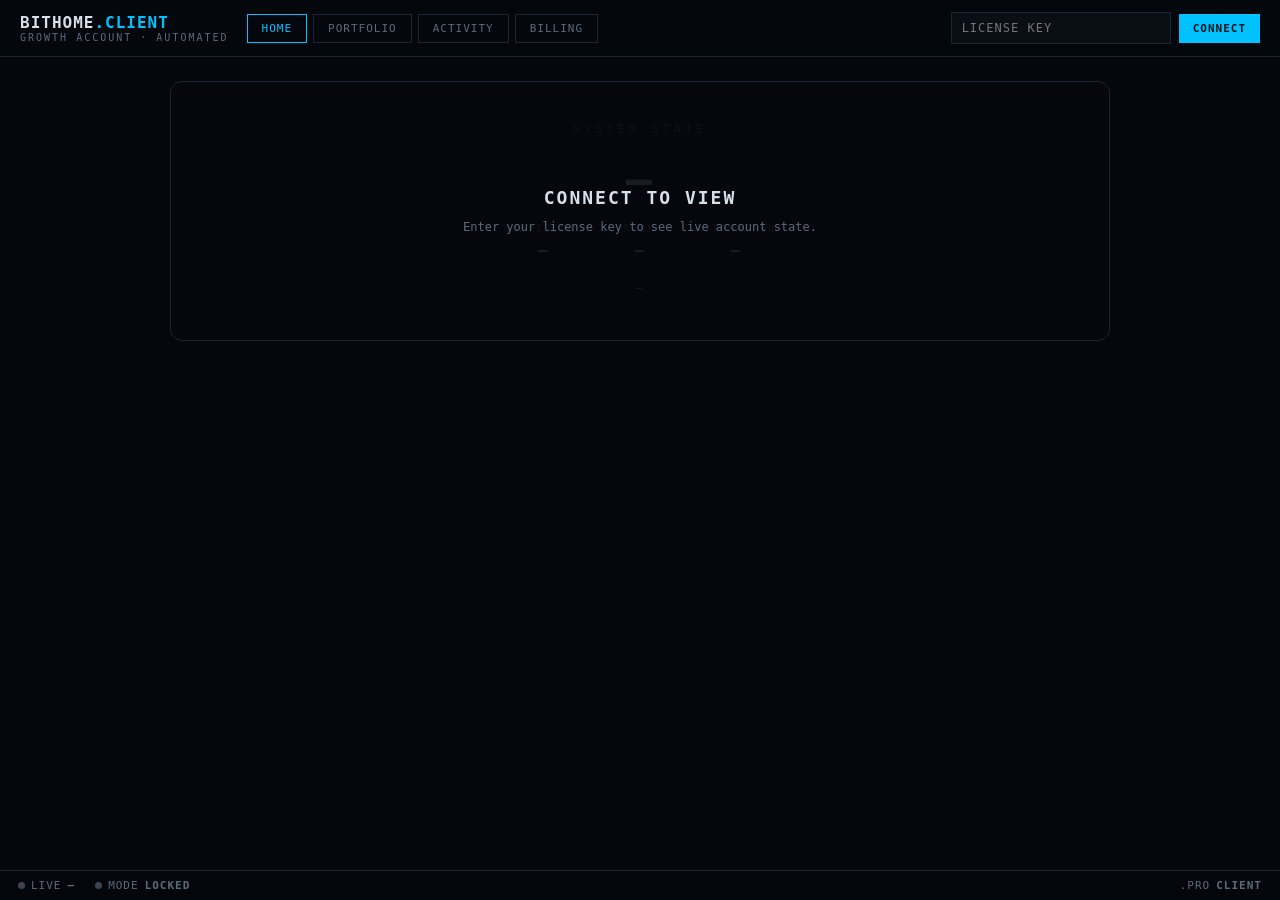
<file: index.html>
<!DOCTYPE html>
<html lang="en">
<head>
<meta charset="utf-8">
<meta name="viewport" content="width=device-width, initial-scale=1, viewport-fit=cover">
<meta name="theme-color" content="#05070c">
<title>BITHOME CLIENT · ACC</title>
<link rel="stylesheet" href="css/terminal.css?v=1">
</head>
<body>

<!-- ───────────── COMMAND BAR ───────────── -->
<header id="cmdbar">
  <div class="brand">BITHOME<span class="hl">.CLIENT</span><small>GROWTH ACCOUNT · AUTOMATED</small></div>
  <nav class="tabs">
    <button class="tab on" data-tab="home" onclick="setTab('home')">HOME</button>
    <button class="tab" data-tab="portfolio" onclick="setTab('portfolio')">PORTFOLIO</button>
    <button class="tab" data-tab="activity" onclick="setTab('activity')">ACTIVITY</button>
    <button class="tab" data-tab="billing" onclick="setTab('billing')">BILLING</button>
  </nav>
  <div id="spacer"></div>
  <div id="authBox">
    <input id="keyInput" type="text" placeholder="LICENSE KEY" spellcheck="false" autocomplete="off">
    <button id="authBtn" onclick="connect()">CONNECT</button>
    <div id="authMsg"></div>
  </div>
</header>

<!-- ───────────── HOME · SYSTEM STATE ───────────── -->
<section id="tab-home" class="tab-view view">
  <div class="state-hero">
    <div class="st-label">SYSTEM STATE</div>
    <div class="st-line" id="stState">—</div>
    <div class="st-meta-grid">
      <div class="st-meta"><span>CONFIDENCE</span><b id="stConf">—</b></div>
      <div class="st-meta"><span>RISK</span><b id="stRisk">—</b></div>
      <div class="st-meta"><span>AUTOMATION</span><b id="stAuto">—</b></div>
    </div>
    <div class="st-gate" id="stGate">—</div>
    <div class="st-lock" id="heroLock">
      <div class="hl-box">
        <b>CONNECT TO VIEW</b>
        <span>Enter your license key to see live account state.</span>
      </div>
    </div>
  </div>
</section>

<!-- ───────────── PORTFOLIO ───────────── -->
<section id="tab-portfolio" class="tab-view">
  <div class="panel">
    <div class="phead"><span class="t">PORTFOLIO</span></div>
    <div class="pf-grid">
      <div class="pf"><span>EQUITY</span><b id="pfEquity">—</b></div>
      <div class="pf"><span>BTC HELD</span><b id="pfBtc">—</b></div>
      <div class="pf"><span>REALIZED PNL</span><b id="pfPnl">—</b></div>
      <div class="pf"><span>TRADES</span><b id="pfTrades">—</b></div>
      <div class="pf"><span>WIN RATE</span><b id="pfWin">—</b></div>
      <div class="pf"><span>CASH</span><b id="pfCash">—</b></div>
    </div>
    <div id="pfEmpty" class="pf-empty" hidden>
      <span class="pf-empty-title">NO TRADING HISTORY YET</span>
      <span class="pf-empty-sub">This account has no completed trades. Buy and sell signals will appear here once the growth account opens its first position.</span>
    </div>
  </div>
</section>

<!-- ───────────── ACTIVITY ───────────── -->
<section id="tab-activity" class="tab-view">
  <div class="panel">
    <div class="phead"><span class="t">ACTIVITY</span></div>
    <div class="act-row big">
      <span class="k">LAST BUY</span><b id="actBuy">—</b>
    </div>
    <div class="act-row big">
      <span class="k">LAST SELL</span><b id="actSell">—</b>
    </div>
    <div class="phead sub"><span class="t">RECENT ACTIONS</span></div>
    <div id="actRecent" class="act-list"><div class="loading">no activity yet</div></div>
  </div>
</section>

<!-- ───────────── BILLING ───────────── -->
<section id="tab-billing" class="tab-view">
  <div class="panel">
    <div class="phead"><span class="t">BILLING</span></div>
    <div class="bill-row"><span class="k">PLAN</span><b id="billPlan">—</b></div>
    <div class="bill-row"><span class="k">BLOCKS LEFT</span><b id="billBlocks">—</b></div>
    <div class="bill-row"><span class="k">LICENSE STATUS</span><b id="billStatus">—</b></div>
    <div class="bill-row"><span class="k">CLIENT</span><b id="billClient">—</b></div>
    <div class="bill-actions">
      <button class="btn" onclick="billingAction('pause')">PAUSE</button>
      <button class="btn ok" onclick="billingAction('resume')">RESUME</button>
      <button class="btn" onclick="billingAction('manage')">MANAGE BILLING</button>
    </div>
    <div class="bill-sub">
      <label class="bill-consent">
        <input type="checkbox" id="billConsent">
        <span>I agree to the Terms &amp; Risk Disclosure and consent to automated trading initiated by this license.</span>
      </label>
      <button class="btn acc" id="billSub" onclick="billingAction('subscribe')">SUBSCRIBE</button>
    </div>
    <div id="billMsg" class="bill-msg"></div>
  </div>
</section>

<footer id="statusbar">
  <div class="st"><span class="dot"></span>LIVE<b id="st_live">—</b></div>
  <div class="st"><span class="dot"></span>MODE<b id="modePill">LOCKED</b></div>
  <div id="sbRight"><div class="st"><span>.PRO</span><b>CLIENT</b></div></div>
</footer>

<script src="js/client.js?v=2"></script>
</body>
</html>
</file>
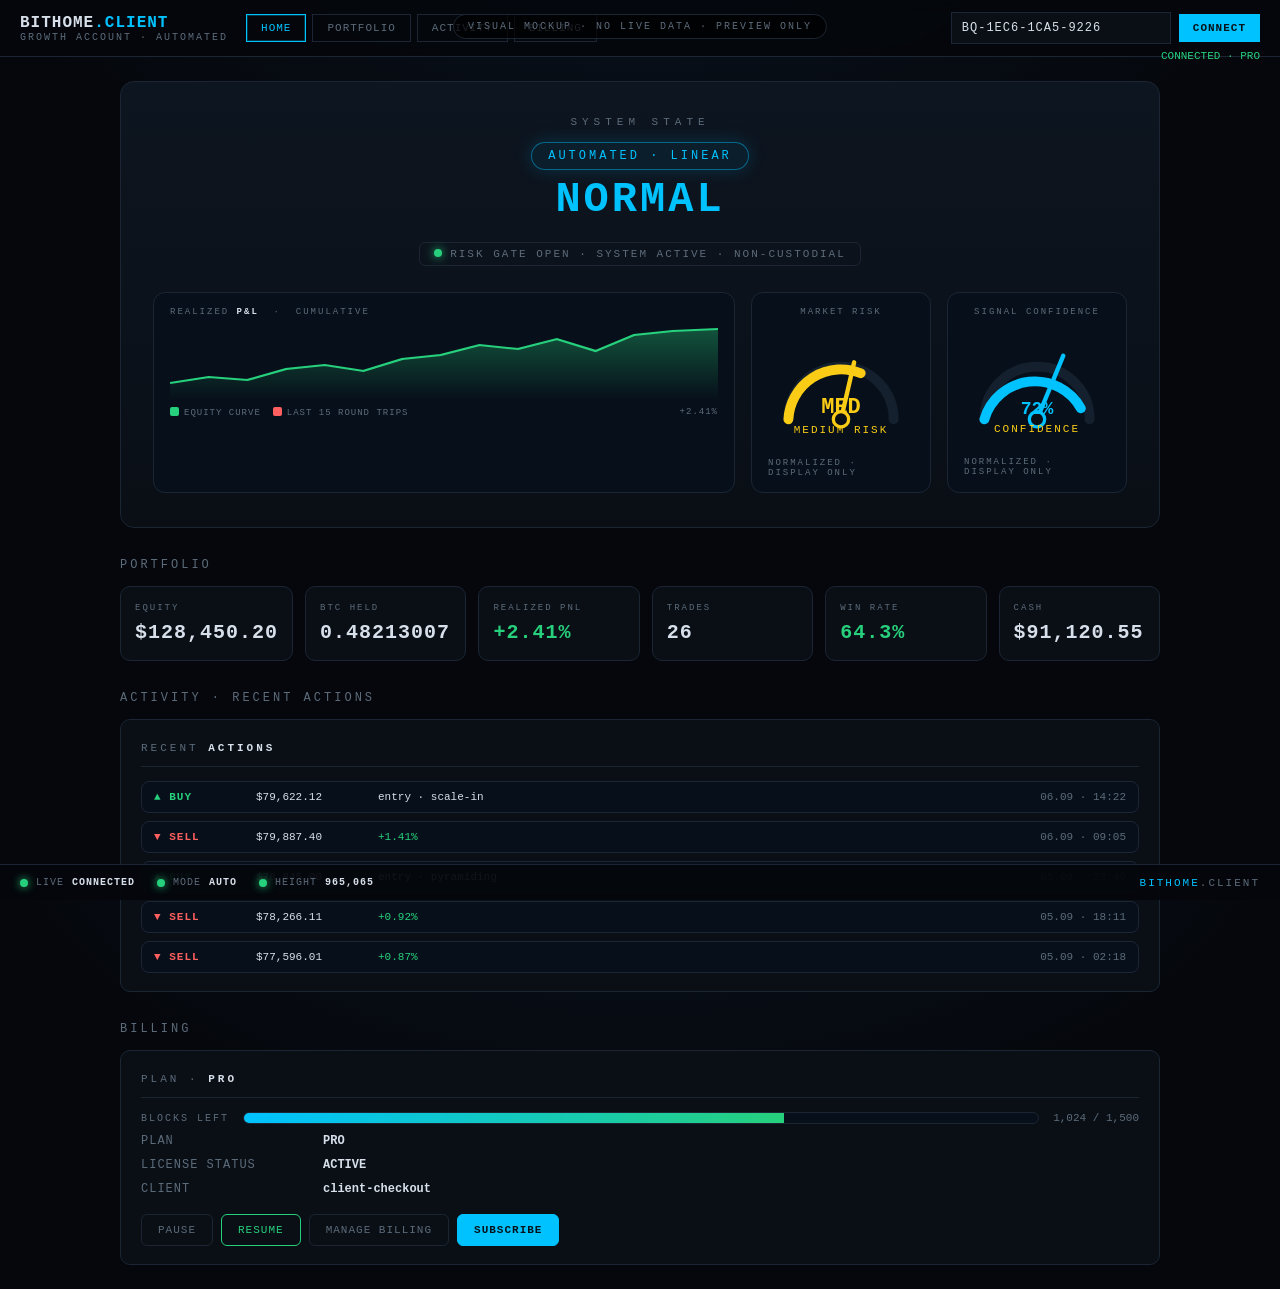
<file: docs/index.html>
<!DOCTYPE html>
<html lang="en">
<head>
<meta charset="utf-8">
<meta name="viewport" content="width=device-width, initial-scale=1, viewport-fit=cover">
<meta name="theme-color" content="#05070c">
<title>BITHOME CLIENT · ACC — Visual Mockup</title>
<style>
  :root {
    --bg: #05070c;
    --panel: #0a0f16;
    --line: #1b2533;
    --txt: #d7e0ea;
    --dim: #5c6b7a;
    --cyan: #00c2ff;
    --green: #26d07c;
    --red: #ff5f5f;
    --yellow: #facc15;
    --pink: #f472b6;
    --mono: ui-monospace, Consolas, monospace;
  }
  * { box-sizing: border-box; margin: 0; padding: 0; }
  html, body { height: 100%; }
  body {
    background: radial-gradient(1200px 600px at 50% -10%, #0a1420 0%, var(--bg) 55%);
    color: var(--txt);
    font-family: var(--mono);
    min-height: 100vh;
    padding-bottom: 44px;
  }

  /* ---------- cmdbar ---------- */
  #cmdbar {
    display: flex; align-items: center; gap: 18px;
    padding: 12px 20px; border-bottom: 1px solid var(--line);
    position: sticky; top: 0; background: rgba(5,7,12,.92);
    backdrop-filter: blur(6px); z-index: 10;
  }
  .brand { font-weight: 700; letter-spacing: 1px; font-size: 16px; }
  .brand .hl { color: var(--cyan); }
  .brand small { display: block; font-size: 10px; color: var(--dim); font-weight: 400; letter-spacing: 2px; }
  #spacer { flex: 1; }
  .tabs { display: flex; gap: 6px; }
  .tab {
    background: transparent; border: 1px solid var(--line); color: var(--dim);
    padding: 7px 14px; font-family: var(--mono); font-size: 11px;
    letter-spacing: 1px; cursor: pointer;
  }
  .tab.on { color: var(--cyan); border-color: var(--cyan); box-shadow: 0 0 0 1px rgba(0,194,255,.25) inset; }
  #authBox { display: flex; align-items: center; gap: 8px; position: relative; }
  #keyInput {
    background: #0a0f16; border: 1px solid var(--line); color: var(--txt);
    padding: 8px 10px; font-family: var(--mono); font-size: 12px;
    width: 220px; letter-spacing: 1px;
  }
  #authBtn {
    background: var(--cyan); border: none; color: #04131c;
    font-family: var(--mono); font-weight: 700; padding: 8px 14px;
    font-size: 11px; letter-spacing: 1px; cursor: pointer;
  }
  #authMsg { position: absolute; top: calc(100% + 6px); right: 0; font-size: 11px; white-space: nowrap; color: var(--green); }

  /* ---------- views ---------- */
  .view { padding: 24px 20px; max-width: 1080px; margin: 0 auto; }

  /* HOME hero */
  .state-hero {
    background: linear-gradient(180deg, #0d1520 0%, var(--panel) 100%);
    border: 1px solid var(--line); border-radius: 14px;
    padding: 34px 32px; position: relative; overflow: hidden;
    text-align: center;
  }
  .state-hero::before {
    content: ""; position: absolute; inset: 0;
    background: radial-gradient(420px 180px at 50% -40%, rgba(0,194,255,.14), transparent 70%);
    pointer-events: none;
  }
  .st-label { font-size: 11px; letter-spacing: 5px; color: var(--dim); }
  .st-badge {
    display: inline-block; margin: 14px auto 6px; padding: 6px 16px;
    border: 1px solid rgba(0,194,255,.45); border-radius: 20px;
    color: var(--cyan); font-size: 12px; letter-spacing: 3px;
    background: rgba(0,194,255,.06); box-shadow: 0 0 18px rgba(0,194,255,.18);
  }
  .st-line { font-size: 42px; font-weight: 700; letter-spacing: 3px; color: var(--cyan); }
  .st-gate {
    margin: 18px auto 4px; width: max-content; font-size: 11px;
    letter-spacing: 2px; padding: 5px 14px; border: 1px solid var(--line);
    border-radius: 6px; color: var(--dim);
  }
  .st-gate .dot { display: inline-block; width: 8px; height: 8px; border-radius: 50%; background: var(--green); margin-right: 8px; box-shadow: 0 0 10px var(--green); }

  .hero-grid { display: grid; grid-template-columns: 1fr 180px 180px; gap: 16px; margin-top: 26px; align-items: stretch; }
  .hero-plot, .hero-dial {
    background: #07101a; border: 1px solid var(--line); border-radius: 12px;
    padding: 14px 16px; text-align: left; position: relative;
  }
  .hp-title, .dial-title { font-size: 9px; letter-spacing: 2px; color: var(--dim); margin-bottom: 8px; }
  .hp-title b { color: var(--txt); }

  /* equity sparkline */
  .spark { display: block; width: 100%; height: 74px; }
  .leg { display: flex; gap: 12px; font-size: 9px; color: var(--dim); letter-spacing: 1px; margin-top: 8px; }
  .leg i { font-style: normal; width: 9px; height: 9px; display: inline-block; border-radius: 2px; margin-right: 5px; vertical-align: -1px; }
  .leg .g { background: var(--green); }
  .leg .r { background: var(--red); }

  /* gauge + dial */
  .gauge-wrap { display: flex; flex-direction: column; align-items: center; }
  .dial-val { margin-top: -44px; font-size: 22px; font-weight: 700; color: var(--yellow); }
  .conf-val { margin-top: -40px; font-size: 18px; font-weight: 700; color: var(--cyan); }
  .dial-cap { font-size: 9px; letter-spacing: 2px; color: var(--dim); margin-top: 22px; }
  .risk-tag { font-size: 11px; letter-spacing: 2px; color: var(--yellow); margin-top: 4px; }

  /* ---------- tiles row (PORTFOLIO tab surface) ---------- */
  .section-title { font-size: 12px; letter-spacing: 3px; color: var(--dim); margin: 30px 0 14px; }
  .pf-grid { display: grid; grid-template-columns: repeat(6, 1fr); gap: 12px; }
  .pf {
    background: var(--panel); border: 1px solid var(--line); border-radius: 10px;
    padding: 16px 14px;
  }
  .pf span { display: block; font-size: 9px; letter-spacing: 2px; color: var(--dim); margin-bottom: 8px; }
  .pf b { font-size: 20px; letter-spacing: 1px; }
  .pf .pos { color: var(--green); }
  .pf .neg { color: var(--red); }

  .pf-double { display: grid; grid-template-columns: 1fr 1fr; gap: 16px; margin-top: 14px; }

  /* activity */
  .panel {
    background: var(--panel); border: 1px solid var(--line);
    border-radius: 10px; padding: 18px 20px;
  }
  .phead { border-bottom: 1px solid var(--line); padding-bottom: 10px; margin-bottom: 14px; }
  .phead .t { font-size: 11px; letter-spacing: 3px; color: var(--dim); }
  .phead .t b { color: var(--txt); }
  .act-list { display: flex; flex-direction: column; gap: 8px; }
  .act-item {
    display: grid; grid-template-columns: 90px 110px 1fr 130px;
    align-items: center; gap: 12px; padding: 9px 12px;
    background: #07101a; border: 1px solid var(--line); border-radius: 8px;
    font-size: 11px;
  }
  .action { font-weight: 700; letter-spacing: 1px; }
  .action.BUY { color: var(--green); }
  .action.SELL { color: var(--red); }
  .when { color: var(--dim); text-align: right; }
  .pnl.pos { color: var(--green); }
  .pnl.neg { color: var(--red); }

  /* billing block meter */
  .meter-row { display: flex; align-items: center; gap: 14px; margin-top: 12px; }
  .meter {
    flex: 1; height: 12px; background: #07101a; border: 1px solid var(--line);
    border-radius: 6px; overflow: hidden;
  }
  .meter-fill { width: 68%; height: 100%; background: linear-gradient(90deg, var(--cyan), var(--green)); }
  .meter-num { font-size: 11px; color: var(--dim); white-space: nowrap; }
  .bill-row { display: flex; gap: 12px; margin-top: 10px; font-size: 12px; }
  .bill-row .k { color: var(--dim); width: 170px; letter-spacing: 1px; }
  .bill-row b { color: var(--txt); }

  /* buttons surface */
  .btn-row { display: flex; flex-wrap: wrap; gap: 8px; margin-top: 18px; }
  .btn {
    background: transparent; border: 1px solid var(--line); color: var(--txt);
    padding: 9px 16px; font-family: var(--mono); font-size: 11px;
    letter-spacing: 1px; border-radius: 6px; cursor: default;
  }
  .btn.acc { background: var(--cyan); border-color: var(--cyan); color: #04131c; font-weight: 700; }
  .btn.ok { border-color: var(--green); color: var(--green); }
  .btn.bill { border-color: var(--line); color: var(--dim); }

  /* statusbar */
  #statusbar {
    position: fixed; bottom: 0; left: 0; right: 0; height: 36px;
    display: flex; align-items: center; gap: 22px; padding: 0 20px;
    background: rgba(5,7,12,.94); border-top: 1px solid var(--line); z-index: 20;
  }
  .st { font-size: 10px; letter-spacing: 1px; color: var(--dim); display: flex; align-items: center; gap: 8px; }
  .st .dot { width: 8px; height: 8px; border-radius: 50%; }
  .st .dot.on { background: var(--green); box-shadow: 0 0 8px var(--green); }
  .st b { color: var(--txt); }
  #sbRight { margin-left: auto; color: var(--cyan); font-size: 11px; letter-spacing: 2px; }

  .mock-note {
    position: fixed; z-index: 40; top: 14px; left: 50%; transform: translateX(-50%);
    background: rgba(0,0,0,.7); border: 1px solid var(--line); color: var(--dim);
    font-size: 10px; letter-spacing: 2px; padding: 6px 14px; border-radius: 20px;
    pointer-events: none;
  }
</style>
</head>
<body>

<div class="mock-note">VISUAL MOCKUP · NO LIVE DATA · PREVIEW ONLY</div>

<!-- ───────────── COMMAND BAR ───────────── -->
<header id="cmdbar">
  <div class="brand">BITHOME<span class="hl">.CLIENT</span><small>GROWTH ACCOUNT · AUTOMATED</small></div>
  <nav class="tabs">
    <button class="tab on">HOME</button>
    <button class="tab">PORTFOLIO</button>
    <button class="tab">ACTIVITY</button>
    <button class="tab">BILLING</button>
  </nav>
  <div id="spacer"></div>
  <div id="authBox">
    <input id="keyInput" type="text" value="BQ-1EC6-1CA5-9226" disabled>
    <button id="authBtn">CONNECT</button>
    <div id="authMsg">CONNECTED · PRO</div>
  </div>
</header>

<!-- ───────────── HOME ───────────── -->
<div class="view">

  <section class="state-hero">
    <div class="st-label">SYSTEM STATE</div>
    <div class="st-badge">AUTOMATED · LINEAR</div>
    <div class="st-line">NORMAL</div>
    <div class="st-gate"><span class="dot"></span>RISK GATE OPEN · SYSTEM ACTIVE · NON‑CUSTODIAL</div>
    <div class="hero-grid">
      <!-- Equity sparkline -->
      <div class="hero-plot">
        <div class="hp-title">REALIZED <b>P&amp;L</b> &nbsp;·&nbsp; CUMULATIVE</div>
        <svg class="spark" viewBox="0 0 340 74" preserveAspectRatio="none">
          <defs>
            <linearGradient id="areaG" x1="0" y1="0" x2="0" y2="1">
              <stop offset="0%" stop-color="rgba(38,208,124,.35)"/>
              <stop offset="100%" stop-color="rgba(38,208,124,0)"/>
            </linearGradient>
          </defs>
          <path d="M0,58 L24,52 L48,55 L72,44 L96,40 L120,46
                   L144,34 L168,30 L192,20 L216,24 L240,14 L264,26 L288,10 L312,6 L340,4 L340,74 L0,74 Z"
                fill="url(#areaG)"/>
          <polyline points="0,58 24,52 48,55 72,44 96,40 120,46
                            144,34 168,30 192,20 216,24 240,14 264,26 288,10 312,6 340,4"
                    fill="none" stroke="var(--green)" stroke-width="2"/>
        </svg>
        <div class="leg">
          <span><i class="g"></i>EQUITY CURVE</span>
          <span><i class="r"></i>LAST 15 ROUND TRIPS</span>
          <span style="margin-left:auto">+2.41%</span>
        </div>
      </div>

      <!-- Risk gauge -->
      <div class="hero-dial gauge-wrap">
        <div class="dial-title">MARKET RISK</div>
        <svg viewBox="0 0 120 104" width="132" height="114">
          <path d="M12 86 A48 48 0 0 1 108 86" fill="none" stroke="#14202e" stroke-width="9" stroke-linecap="round"/>
          <path d="M12 86 A48 48 0 0 1 78 44" fill="none" stroke="var(--yellow)" stroke-width="9" stroke-linecap="round"/>
          <path d="M60 86 L72 34" stroke="var(--yellow)" stroke-width="4" stroke-linecap="round"/>
          <circle cx="60" cy="86" r="7" fill="var(--panel)" stroke="var(--yellow)" stroke-width="3"/>
        </svg>
        <div class="dial-val">MED</div>
        <div class="risk-tag">MEDIUM RISK</div>
        <div class="dial-cap">NORMALIZED · DISPLAY ONLY</div>
      </div>

      <!-- Confidence dial -->
      <div class="hero-dial gauge-wrap">
        <div class="dial-title">SIGNAL CONFIDENCE</div>
        <svg viewBox="0 0 120 104" width="132" height="114">
          <path d="M12 86 A48 48 0 0 1 108 86" fill="none" stroke="#14202e" stroke-width="9" stroke-linecap="round"/>
          <path d="M12 86 A48 48 0 0 1 100 76" fill="none" stroke="var(--cyan)" stroke-width="9" stroke-linecap="round"/>
          <path d="M60 86 L84 28" stroke="var(--cyan)" stroke-width="4" stroke-linecap="round"/>
          <circle cx="60" cy="86" r="7" fill="var(--panel)" stroke="var(--cyan)" stroke-width="3"/>
        </svg>
        <div class="conf-val">72%</div>
        <div class="risk-tag">CONFIDENCE</div>
        <div class="dial-cap">NORMALIZED · DISPLAY ONLY</div>
      </div>
    </div>
  </section>

  <!-- ───────────── PORTFOLIO ───────────── -->
  <div class="section-title">PORTFOLIO</div>
  <div class="pf-grid">
    <div class="pf"><span>EQUITY</span><b>$128,450.20</b></div>
    <div class="pf"><span>BTC HELD</span><b>0.48213007</b></div>
    <div class="pf"><span>REALIZED PNL</span><b class="pos">+2.41%</b></div>
    <div class="pf"><span>TRADES</span><b>26</b></div>
    <div class="pf"><span>WIN RATE</span><b class="pos">64.3%</b></div>
    <div class="pf"><span>CASH</span><b>$91,120.55</b></div>
  </div>

  <!-- ───────────── ACTIVITY ───────────── -->
  <div class="section-title">ACTIVITY · RECENT ACTIONS</div>
  <div class="panel">
    <div class="phead"><span class="t">RECENT <b>ACTIONS</b></span></div>
    <div class="act-list">
      <div class="act-item"><span class="action BUY">▲ BUY</span><span>$79,622.12</span><span>entry · scale-in</span><span class="when">06.09 · 14:22</span></div>
      <div class="act-item"><span class="action SELL">▼ SELL</span><span>$79,887.40</span><span class="pnl pos">+1.41%</span><span class="when">06.09 · 09:05</span></div>
      <div class="act-item"><span class="action BUY">▲ BUY</span><span>$78,845.00</span><span>entry · pyramiding</span><span class="when">05.09 · 23:40</span></div>
      <div class="act-item"><span class="action SELL">▼ SELL</span><span>$78,266.11</span><span class="pnl pos">+0.92%</span><span class="when">05.09 · 18:11</span></div>
      <div class="act-item"><span class="action SELL">▼ SELL</span><span>$77,596.01</span><span class="pnl pos">+0.87%</span><span class="when">05.09 · 02:18</span></div>
    </div>
  </div>

  <!-- ───────────── BILLING ───────────── -->
  <div class="section-title">BILLING</div>
  <div class="panel">
    <div class="phead"><span class="t">PLAN · <b>PRO</b></span></div>
    <div class="meter-row">
      <span style="font-size:10px;letter-spacing:2px;color:var(--dim)">BLOCKS LEFT</span>
      <div class="meter"><div class="meter-fill"></div></div>
      <span class="meter-num">1,024 / 1,500</span>
    </div>
    <div class="bill-row"><span class="k">PLAN</span><b>PRO</b></div>
    <div class="bill-row"><span class="k">LICENSE STATUS</span><b>ACTIVE</b></div>
    <div class="bill-row"><span class="k">CLIENT</span><b>client-checkout</b></div>
    <div class="btn-row">
      <button class="btn bill">PAUSE</button>
      <button class="btn ok">RESUME</button>
      <button class="btn bill">MANAGE BILLING</button>
      <button class="btn acc">SUBSCRIBE</button>
    </div>
  </div>

</div>

<!-- ───────────── STATUS BAR ───────────── -->
<footer id="statusbar">
  <div class="st"><span class="dot on"></span>LIVE<b>CONNECTED</b></div>
  <div class="st"><span class="dot on"></span>MODE<b>AUTO</b></div>
  <div class="st"><span class="dot on"></span>HEIGHT<b>965,065</b></div>
  <div id="sbRight">BITHOME<span style="color:var(--dim)">.CLIENT</span></div>
</footer>

</body>
</html>
</file>
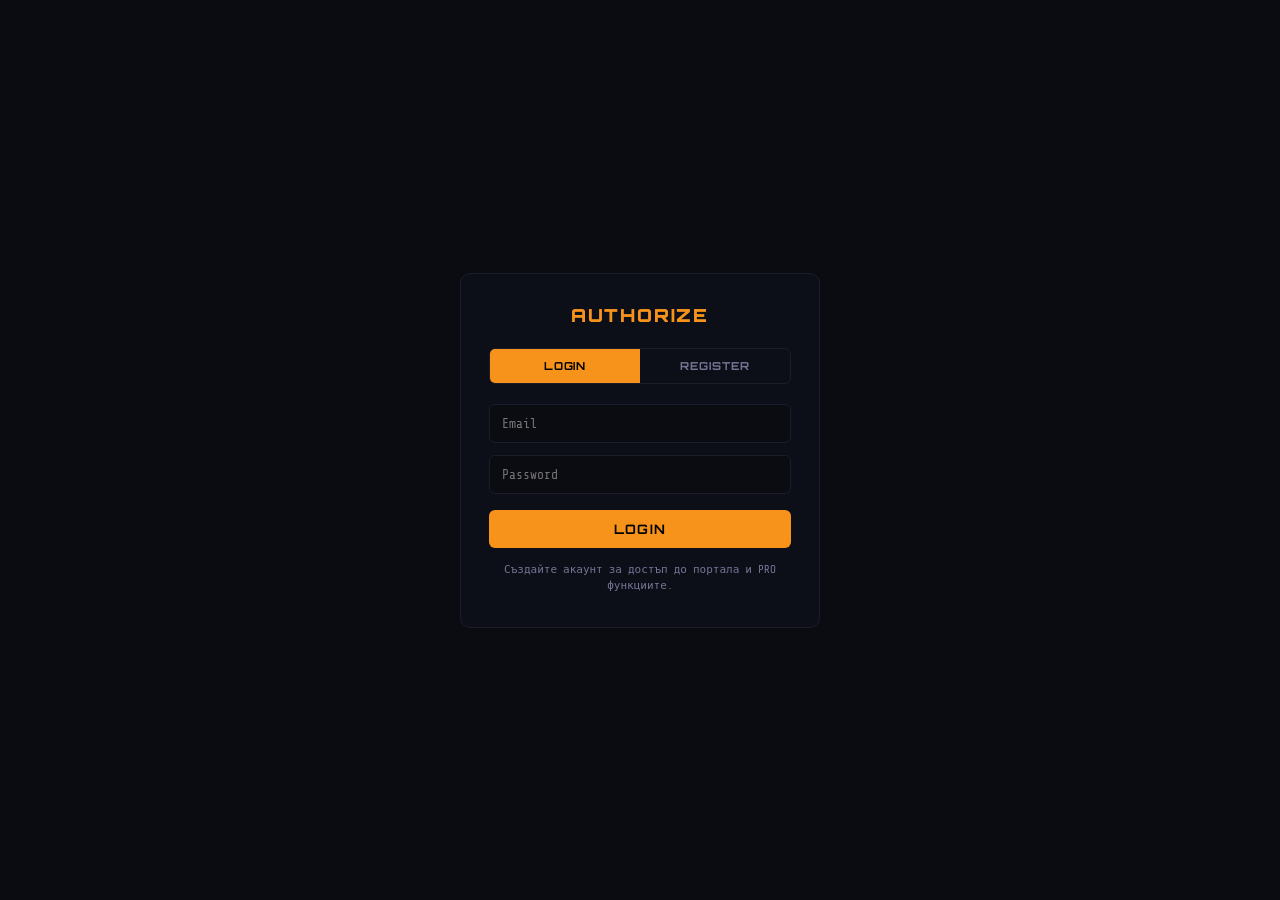
<file: auth.html>
<!DOCTYPE html>
<html lang="bg">
<head>
  <meta charset="UTF-8">
  <meta name="viewport" content="width=device-width, initial-scale=1.0">
  <title>BITHOME · Auth</title>
  <link href="https://fonts.googleapis.com/css2?family=Orbitron:wght@400;700;900&family=Share+Tech+Mono&display=swap" rel="stylesheet">
  <style>
    :root { --bg:#0b0b12; --panel:#0d0f18; --border:#1c1c2d; --text:#e2e2f0; --muted:#747493; --accent:#f7931a; --blue:#00d4ff; --green:#7fff00; --red:#ff4466; }
    * { box-sizing: border-box; margin: 0; padding: 0; }
    body {
      background: var(--bg); color: var(--text);
      font: 400 13px/1.6 'Share Tech Mono', monospace;
      display: flex; align-items: center; justify-content: center;
      min-height: 100vh; padding: 20px;
    }
    .box {
      background: var(--panel); border: 1px solid var(--border);
      border-radius: 10px; padding: 32px 28px; width: 100%; max-width: 360px;
    }
    h2 { color: var(--accent); font: 900 18px/1 'Orbitron', sans-serif; text-align: center; margin-bottom: 24px; letter-spacing: 0.1em; }
    .tabs { display: flex; gap: 0; margin-bottom: 20px; border: 1px solid var(--border); border-radius: 6px; overflow: hidden; }
    .tabs button {
      flex: 1; padding: 10px; background: transparent; color: var(--muted);
      border: none; font: 700 11px 'Orbitron', sans-serif; cursor: pointer;
      text-transform: uppercase; letter-spacing: 0.08em; transition: all 0.2s;
    }
    .tabs button.active { background: var(--accent); color: #000; }
    .form { display: none; }
    .form.active { display: block; }
    .form input {
      width: 100%; padding: 11px 12px; margin-bottom: 12px;
      background: var(--bg); border: 1px solid var(--border);
      color: var(--text); border-radius: 6px; font: 400 13px 'Share Tech Mono', monospace;
      outline: none; transition: border-color 0.2s;
    }
    .form input:focus { border-color: var(--accent); }
    .form button {
      width: 100%; padding: 11px; margin-top: 4px;
      background: var(--accent); border: none; color: #000;
      font: 700 13px 'Orbitron', sans-serif; cursor: pointer;
      border-radius: 6px; letter-spacing: 0.08em;
      transition: background 0.2s;
    }
    .form button:hover { background: #ffaa33; }
    .form button:disabled { opacity: 0.5; cursor: not-allowed; }
    .error { color: var(--red); font-size: 11px; margin-bottom: 10px; display: none; }
    .success { color: var(--green); font-size: 11px; margin-bottom: 10px; display: none; }
    .logged-in { display: none; text-align: center; }
    .logged-in.active { display: block; }
    .logged-in .username { color: var(--accent); font-size: 16px; font-family: 'Orbitron', sans-serif; margin-bottom: 4px; }
    .logged-in .badge { display: inline-block; padding: 3px 10px; border-radius: 999px; font-size: 10px; font-family: 'Orbitron', sans-serif; margin-bottom: 16px; }
    .badge-free { border: 1px solid var(--border); color: var(--muted); }
    .badge-pro { border: 1px solid var(--green); color: var(--green); }
    .logout-btn { background: transparent; border: 1px solid var(--border); color: var(--muted); padding: 8px 20px; border-radius: 6px; cursor: pointer; font: 400 11px 'Share Tech Mono', monospace; }
    .logout-btn:hover { border-color: var(--red); color: var(--red); }
    .note { font-size: 11px; color: var(--muted); text-align: center; margin-top: 14px; line-height: 1.5; }
  </style>
</head>
<body>
  <div class="box" id="app">
    <!-- Login / Register tabs -->
    <h2>AUTHORIZE</h2>
    <div class="tabs">
      <button id="tabLogin" class="active" onclick="switchTab('login')">Login</button>
      <button id="tabRegister" onclick="switchTab('register')">Register</button>
    </div>

    <!-- Login form -->
    <div id="formLogin" class="form active">
      <div id="loginError" class="error"></div>
      <div id="loginSuccess" class="success"></div>
      <input id="loginEmail" type="email" placeholder="Email" autocomplete="email">
      <input id="loginPassword" type="password" placeholder="Password" autocomplete="current-password">
      <button id="loginBtn" onclick="doLogin()">LOGIN</button>
    </div>

    <!-- Register form -->
    <div id="formRegister" class="form">
      <div id="registerError" class="error"></div>
      <input id="regEmail" type="email" placeholder="Email" autocomplete="email">
      <input id="regUsername" type="text" placeholder="Username" autocomplete="username">
      <input id="regPassword" type="password" placeholder="Password" autocomplete="new-password">
      <input id="regConfirm" type="password" placeholder="Confirm password">
      <button id="registerBtn" onclick="doRegister()">REGISTER</button>
    </div>

    <!-- Logged in state -->
    <div id="loggedIn" class="logged-in">
      <div class="username" id="displayUsername">—</div>
      <div><span class="badge badge-free" id="displayBadge">FREE</span></div>
      <button class="logout-btn" onclick="doLogout()">LOGOUT</button>
    </div>

    <div class="note">Създайте акаунт за достъп до портала и PRO функциите.</div>
  </div>

  <script>
    const API = (function(){
      const custom = localStorage.getItem('bithome_api_url');
      if (custom) return custom;
      if (location.origin.includes('localhost') || location.origin.includes('127.0.0.1')) return 'http://localhost:5000';
      return 'https://bithome-api.vercel.app';
    })();

    function getToken() { return localStorage.getItem('bithome_token'); }
    function setToken(t) { if (t) localStorage.setItem('bithome_token', t); else localStorage.removeItem('bithome_token'); }
    function getUser() { try { return JSON.parse(localStorage.getItem('bithome_user')); } catch(e) { return null; } }
    function setUser(u) { if (u) localStorage.setItem('bithome_user', JSON.stringify(u)); else localStorage.removeItem('bithome_user'); }

    function switchTab(tab) {
      document.querySelectorAll('.tabs button').forEach(b => b.classList.remove('active'));
      document.querySelectorAll('.form').forEach(f => f.classList.remove('active'));
      document.getElementById('tab' + tab.charAt(0).toUpperCase() + tab.slice(1)).classList.add('active');
      document.getElementById('form' + tab.charAt(0).toUpperCase() + tab.slice(1)).classList.add('active');
      document.getElementById(tab + 'Error').style.display = 'none';
      document.getElementById(tab + 'Success').style.display = 'none';
    }

    function showError(form, msg) { const el = document.getElementById(form + 'Error'); el.textContent = msg; el.style.display = 'block'; }
    function showSuccess(form, msg) { const el = document.getElementById(form + 'Success'); el.textContent = msg; el.style.display = 'block'; }
    function hideError(form) { document.getElementById(form + 'Error').style.display = 'none'; }

    async function doLogin() {
      const email = document.getElementById('loginEmail').value.trim();
      const password = document.getElementById('loginPassword').value;
      if (!email || !password) { showError('login', 'Fill in all fields'); return; }
      hideError('login');
      document.getElementById('loginBtn').disabled = true;

      try {
        const res = await fetch(API + '/api/auth/login', {
          method: 'POST', headers: { 'Content-Type': 'application/json' },
          body: JSON.stringify({ email, password })
        });
        const data = await res.json();
        if (!res.ok) { showError('login', data.error); document.getElementById('loginBtn').disabled = false; return; }
        setToken(data.token);
        setUser(data.user);
        showLoggedIn(data.user);
        showSuccess('login', 'Login successful');
        if (window.parent && window.parent.BitHome) {
          window.parent.BitHome.auth.onAuthChange(data.user);
        }
      } catch(e) {
        showError('login', 'Connection error: ' + e.message);
      }
      document.getElementById('loginBtn').disabled = false;
    }

    async function doRegister() {
      const email = document.getElementById('regEmail').value.trim();
      const username = document.getElementById('regUsername').value.trim();
      const password = document.getElementById('regPassword').value;
      const confirm = document.getElementById('regConfirm').value;

      if (!email || !username || !password || !confirm) { showError('register', 'Fill in all fields'); return; }
      if (password !== confirm) { showError('register', 'Passwords do not match'); return; }
      if (password.length < 6) { showError('register', 'Password must be at least 6 characters'); return; }
      hideError('register');
      document.getElementById('registerBtn').disabled = true;

      try {
        const res = await fetch(API + '/api/auth/register', {
          method: 'POST', headers: { 'Content-Type': 'application/json' },
          body: JSON.stringify({ email, username, password })
        });
        const data = await res.json();
        if (!res.ok) { showError('register', data.error); document.getElementById('registerBtn').disabled = false; return; }
        setToken(data.token);
        setUser(data.user);
        showLoggedIn(data.user);
        if (window.parent && window.parent.BitHome) {
          window.parent.BitHome.auth.onAuthChange(data.user);
        }
      } catch(e) {
        showError('register', 'Connection error: ' + e.message);
      }
      document.getElementById('registerBtn').disabled = false;
    }

    function showLoggedIn(user) {
      document.querySelectorAll('.form').forEach(f => f.classList.remove('active'));
      document.querySelectorAll('.tabs').forEach(t => t.style.display = 'none');
      document.getElementById('loggedIn').classList.add('active');
      document.getElementById('displayUsername').textContent = user.username;
      const badge = document.getElementById('displayBadge');
      if (user.is_pro) {
        badge.textContent = 'PRO';
        badge.className = 'badge badge-pro';
      } else {
        badge.textContent = 'FREE';
        badge.className = 'badge badge-free';
      }
    }

    function doLogout() {
      setToken(null);
      setUser(null);
      document.getElementById('loggedIn').classList.remove('active');
      document.querySelectorAll('.tabs').forEach(t => t.style.display = 'flex');
      document.getElementById('formLogin').classList.add('active');
      if (window.parent && window.parent.BitHome) {
        window.parent.BitHome.auth.onAuthChange(null);
      }
    }

    // Check if already logged in
    const token = getToken();
    const user = getUser();
    if (token && user) {
      showLoggedIn(user);
    }
  </script>
</body>
</html>
</file>
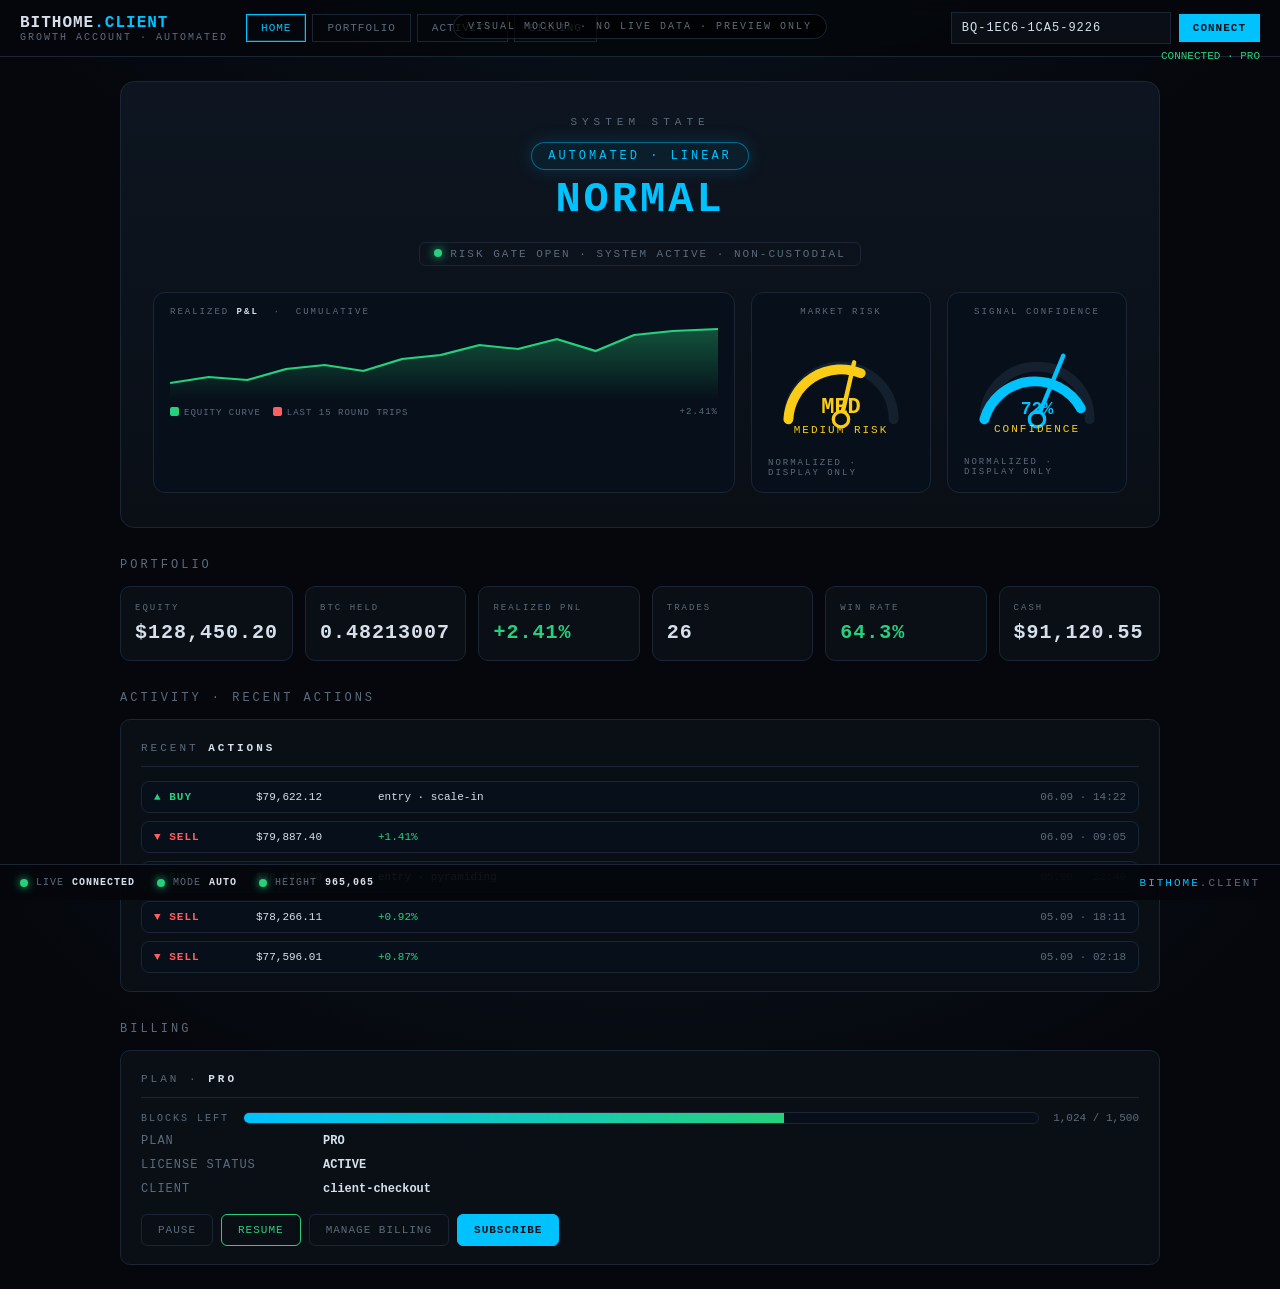
<file: client/mockups/acc-dashboard.html>
<!DOCTYPE html>
<html lang="en">
<head>
<meta charset="utf-8">
<meta name="viewport" content="width=device-width, initial-scale=1, viewport-fit=cover">
<meta name="theme-color" content="#05070c">
<title>BITHOME CLIENT · ACC — Visual Mockup</title>
<style>
  :root {
    --bg: #05070c;
    --panel: #0a0f16;
    --line: #1b2533;
    --txt: #d7e0ea;
    --dim: #5c6b7a;
    --cyan: #00c2ff;
    --green: #26d07c;
    --red: #ff5f5f;
    --yellow: #facc15;
    --pink: #f472b6;
    --mono: ui-monospace, Consolas, monospace;
  }
  * { box-sizing: border-box; margin: 0; padding: 0; }
  html, body { height: 100%; }
  body {
    background: radial-gradient(1200px 600px at 50% -10%, #0a1420 0%, var(--bg) 55%);
    color: var(--txt);
    font-family: var(--mono);
    min-height: 100vh;
    padding-bottom: 44px;
  }

  /* ---------- cmdbar ---------- */
  #cmdbar {
    display: flex; align-items: center; gap: 18px;
    padding: 12px 20px; border-bottom: 1px solid var(--line);
    position: sticky; top: 0; background: rgba(5,7,12,.92);
    backdrop-filter: blur(6px); z-index: 10;
  }
  .brand { font-weight: 700; letter-spacing: 1px; font-size: 16px; }
  .brand .hl { color: var(--cyan); }
  .brand small { display: block; font-size: 10px; color: var(--dim); font-weight: 400; letter-spacing: 2px; }
  #spacer { flex: 1; }
  .tabs { display: flex; gap: 6px; }
  .tab {
    background: transparent; border: 1px solid var(--line); color: var(--dim);
    padding: 7px 14px; font-family: var(--mono); font-size: 11px;
    letter-spacing: 1px; cursor: pointer;
  }
  .tab.on { color: var(--cyan); border-color: var(--cyan); box-shadow: 0 0 0 1px rgba(0,194,255,.25) inset; }
  #authBox { display: flex; align-items: center; gap: 8px; position: relative; }
  #keyInput {
    background: #0a0f16; border: 1px solid var(--line); color: var(--txt);
    padding: 8px 10px; font-family: var(--mono); font-size: 12px;
    width: 220px; letter-spacing: 1px;
  }
  #authBtn {
    background: var(--cyan); border: none; color: #04131c;
    font-family: var(--mono); font-weight: 700; padding: 8px 14px;
    font-size: 11px; letter-spacing: 1px; cursor: pointer;
  }
  #authMsg { position: absolute; top: calc(100% + 6px); right: 0; font-size: 11px; white-space: nowrap; color: var(--green); }

  /* ---------- views ---------- */
  .view { padding: 24px 20px; max-width: 1080px; margin: 0 auto; }

  /* HOME hero */
  .state-hero {
    background: linear-gradient(180deg, #0d1520 0%, var(--panel) 100%);
    border: 1px solid var(--line); border-radius: 14px;
    padding: 34px 32px; position: relative; overflow: hidden;
    text-align: center;
  }
  .state-hero::before {
    content: ""; position: absolute; inset: 0;
    background: radial-gradient(420px 180px at 50% -40%, rgba(0,194,255,.14), transparent 70%);
    pointer-events: none;
  }
  .st-label { font-size: 11px; letter-spacing: 5px; color: var(--dim); }
  .st-badge {
    display: inline-block; margin: 14px auto 6px; padding: 6px 16px;
    border: 1px solid rgba(0,194,255,.45); border-radius: 20px;
    color: var(--cyan); font-size: 12px; letter-spacing: 3px;
    background: rgba(0,194,255,.06); box-shadow: 0 0 18px rgba(0,194,255,.18);
  }
  .st-line { font-size: 42px; font-weight: 700; letter-spacing: 3px; color: var(--cyan); }
  .st-gate {
    margin: 18px auto 4px; width: max-content; font-size: 11px;
    letter-spacing: 2px; padding: 5px 14px; border: 1px solid var(--line);
    border-radius: 6px; color: var(--dim);
  }
  .st-gate .dot { display: inline-block; width: 8px; height: 8px; border-radius: 50%; background: var(--green); margin-right: 8px; box-shadow: 0 0 10px var(--green); }

  .hero-grid { display: grid; grid-template-columns: 1fr 180px 180px; gap: 16px; margin-top: 26px; align-items: stretch; }
  .hero-plot, .hero-dial {
    background: #07101a; border: 1px solid var(--line); border-radius: 12px;
    padding: 14px 16px; text-align: left; position: relative;
  }
  .hp-title, .dial-title { font-size: 9px; letter-spacing: 2px; color: var(--dim); margin-bottom: 8px; }
  .hp-title b { color: var(--txt); }

  /* equity sparkline */
  .spark { display: block; width: 100%; height: 74px; }
  .leg { display: flex; gap: 12px; font-size: 9px; color: var(--dim); letter-spacing: 1px; margin-top: 8px; }
  .leg i { font-style: normal; width: 9px; height: 9px; display: inline-block; border-radius: 2px; margin-right: 5px; vertical-align: -1px; }
  .leg .g { background: var(--green); }
  .leg .r { background: var(--red); }

  /* gauge + dial */
  .gauge-wrap { display: flex; flex-direction: column; align-items: center; }
  .dial-val { margin-top: -44px; font-size: 22px; font-weight: 700; color: var(--yellow); }
  .conf-val { margin-top: -40px; font-size: 18px; font-weight: 700; color: var(--cyan); }
  .dial-cap { font-size: 9px; letter-spacing: 2px; color: var(--dim); margin-top: 22px; }
  .risk-tag { font-size: 11px; letter-spacing: 2px; color: var(--yellow); margin-top: 4px; }

  /* ---------- tiles row (PORTFOLIO tab surface) ---------- */
  .section-title { font-size: 12px; letter-spacing: 3px; color: var(--dim); margin: 30px 0 14px; }
  .pf-grid { display: grid; grid-template-columns: repeat(6, 1fr); gap: 12px; }
  .pf {
    background: var(--panel); border: 1px solid var(--line); border-radius: 10px;
    padding: 16px 14px;
  }
  .pf span { display: block; font-size: 9px; letter-spacing: 2px; color: var(--dim); margin-bottom: 8px; }
  .pf b { font-size: 20px; letter-spacing: 1px; }
  .pf .pos { color: var(--green); }
  .pf .neg { color: var(--red); }

  .pf-double { display: grid; grid-template-columns: 1fr 1fr; gap: 16px; margin-top: 14px; }

  /* activity */
  .panel {
    background: var(--panel); border: 1px solid var(--line);
    border-radius: 10px; padding: 18px 20px;
  }
  .phead { border-bottom: 1px solid var(--line); padding-bottom: 10px; margin-bottom: 14px; }
  .phead .t { font-size: 11px; letter-spacing: 3px; color: var(--dim); }
  .phead .t b { color: var(--txt); }
  .act-list { display: flex; flex-direction: column; gap: 8px; }
  .act-item {
    display: grid; grid-template-columns: 90px 110px 1fr 130px;
    align-items: center; gap: 12px; padding: 9px 12px;
    background: #07101a; border: 1px solid var(--line); border-radius: 8px;
    font-size: 11px;
  }
  .action { font-weight: 700; letter-spacing: 1px; }
  .action.BUY { color: var(--green); }
  .action.SELL { color: var(--red); }
  .when { color: var(--dim); text-align: right; }
  .pnl.pos { color: var(--green); }
  .pnl.neg { color: var(--red); }

  /* billing block meter */
  .meter-row { display: flex; align-items: center; gap: 14px; margin-top: 12px; }
  .meter {
    flex: 1; height: 12px; background: #07101a; border: 1px solid var(--line);
    border-radius: 6px; overflow: hidden;
  }
  .meter-fill { width: 68%; height: 100%; background: linear-gradient(90deg, var(--cyan), var(--green)); }
  .meter-num { font-size: 11px; color: var(--dim); white-space: nowrap; }
  .bill-row { display: flex; gap: 12px; margin-top: 10px; font-size: 12px; }
  .bill-row .k { color: var(--dim); width: 170px; letter-spacing: 1px; }
  .bill-row b { color: var(--txt); }

  /* buttons surface */
  .btn-row { display: flex; flex-wrap: wrap; gap: 8px; margin-top: 18px; }
  .btn {
    background: transparent; border: 1px solid var(--line); color: var(--txt);
    padding: 9px 16px; font-family: var(--mono); font-size: 11px;
    letter-spacing: 1px; border-radius: 6px; cursor: default;
  }
  .btn.acc { background: var(--cyan); border-color: var(--cyan); color: #04131c; font-weight: 700; }
  .btn.ok { border-color: var(--green); color: var(--green); }
  .btn.bill { border-color: var(--line); color: var(--dim); }

  /* statusbar */
  #statusbar {
    position: fixed; bottom: 0; left: 0; right: 0; height: 36px;
    display: flex; align-items: center; gap: 22px; padding: 0 20px;
    background: rgba(5,7,12,.94); border-top: 1px solid var(--line); z-index: 20;
  }
  .st { font-size: 10px; letter-spacing: 1px; color: var(--dim); display: flex; align-items: center; gap: 8px; }
  .st .dot { width: 8px; height: 8px; border-radius: 50%; }
  .st .dot.on { background: var(--green); box-shadow: 0 0 8px var(--green); }
  .st b { color: var(--txt); }
  #sbRight { margin-left: auto; color: var(--cyan); font-size: 11px; letter-spacing: 2px; }

  .mock-note {
    position: fixed; z-index: 40; top: 14px; left: 50%; transform: translateX(-50%);
    background: rgba(0,0,0,.7); border: 1px solid var(--line); color: var(--dim);
    font-size: 10px; letter-spacing: 2px; padding: 6px 14px; border-radius: 20px;
    pointer-events: none;
  }
</style>
</head>
<body>

<div class="mock-note">VISUAL MOCKUP · NO LIVE DATA · PREVIEW ONLY</div>

<!-- ───────────── COMMAND BAR ───────────── -->
<header id="cmdbar">
  <div class="brand">BITHOME<span class="hl">.CLIENT</span><small>GROWTH ACCOUNT · AUTOMATED</small></div>
  <nav class="tabs">
    <button class="tab on">HOME</button>
    <button class="tab">PORTFOLIO</button>
    <button class="tab">ACTIVITY</button>
    <button class="tab">BILLING</button>
  </nav>
  <div id="spacer"></div>
  <div id="authBox">
    <input id="keyInput" type="text" value="BQ-1EC6-1CA5-9226" disabled>
    <button id="authBtn">CONNECT</button>
    <div id="authMsg">CONNECTED · PRO</div>
  </div>
</header>

<!-- ───────────── HOME ───────────── -->
<div class="view">

  <section class="state-hero">
    <div class="st-label">SYSTEM STATE</div>
    <div class="st-badge">AUTOMATED · LINEAR</div>
    <div class="st-line">NORMAL</div>
    <div class="st-gate"><span class="dot"></span>RISK GATE OPEN · SYSTEM ACTIVE · NON‑CUSTODIAL</div>

    <div class="hero-grid">
      <!-- Equity sparkline -->
      <div class="hero-plot">
        <div class="hp-title">REALIZED <b>P&amp;L</b> &nbsp;·&nbsp; CUMULATIVE</div>
        <svg class="spark" viewBox="0 0 340 74" preserveAspectRatio="none">
          <defs>
            <linearGradient id="areaG" x1="0" y1="0" x2="0" y2="1">
              <stop offset="0%" stop-color="rgba(38,208,124,.35)"/>
              <stop offset="100%" stop-color="rgba(38,208,124,0)"/>
            </linearGradient>
          </defs>
          <path d="M0,58 L24,52 L48,55 L72,44 L96,40 L120,46
                   L144,34 L168,30 L192,20 L216,24 L240,14 L264,26 L288,10 L312,6 L340,4 L340,74 L0,74 Z"
                fill="url(#areaG)"/>
          <polyline points="0,58 24,52 48,55 72,44 96,40 120,46
                            144,34 168,30 192,20 216,24 240,14 264,26 288,10 312,6 340,4"
                    fill="none" stroke="var(--green)" stroke-width="2"/>
        </svg>
        <div class="leg">
          <span><i class="g"></i>EQUITY CURVE</span>
          <span><i class="r"></i>LAST 15 ROUND TRIPS</span>
          <span style="margin-left:auto">+2.41%</span>
        </div>
      </div>

      <!-- Risk gauge -->
      <div class="hero-dial gauge-wrap">
        <div class="dial-title">MARKET RISK</div>
        <svg viewBox="0 0 120 104" width="132" height="114">
          <path d="M12 86 A48 48 0 0 1 108 86" fill="none" stroke="#14202e" stroke-width="9" stroke-linecap="round"/>
          <path d="M12 86 A48 48 0 0 1 78 44" fill="none" stroke="var(--yellow)" stroke-width="9" stroke-linecap="round"/>
          <path d="M60 86 L72 34" stroke="var(--yellow)" stroke-width="4" stroke-linecap="round"/>
          <circle cx="60" cy="86" r="7" fill="var(--panel)" stroke="var(--yellow)" stroke-width="3"/>
        </svg>
        <div class="dial-val">MED</div>
        <div class="risk-tag">MEDIUM RISK</div>
        <div class="dial-cap">NORMALIZED · DISPLAY ONLY</div>
      </div>

      <!-- Confidence dial -->
      <div class="hero-dial gauge-wrap">
        <div class="dial-title">SIGNAL CONFIDENCE</div>
        <svg viewBox="0 0 120 104" width="132" height="114">
          <path d="M12 86 A48 48 0 0 1 108 86" fill="none" stroke="#14202e" stroke-width="9" stroke-linecap="round"/>
          <path d="M12 86 A48 48 0 0 1 100 76" fill="none" stroke="var(--cyan)" stroke-width="9" stroke-linecap="round"/>
          <path d="M60 86 L84 28" stroke="var(--cyan)" stroke-width="4" stroke-linecap="round"/>
          <circle cx="60" cy="86" r="7" fill="var(--panel)" stroke="var(--cyan)" stroke-width="3"/>
        </svg>
        <div class="conf-val">72%</div>
        <div class="risk-tag">CONFIDENCE</div>
        <div class="dial-cap">NORMALIZED · DISPLAY ONLY</div>
      </div>
    </div>
  </section>

  <!-- ───────────── PORTFOLIO ───────────── -->
  <div class="section-title">PORTFOLIO</div>
  <div class="pf-grid">
    <div class="pf"><span>EQUITY</span><b>$128,450.20</b></div>
    <div class="pf"><span>BTC HELD</span><b>0.48213007</b></div>
    <div class="pf"><span>REALIZED PNL</span><b class="pos">+2.41%</b></div>
    <div class="pf"><span>TRADES</span><b>26</b></div>
    <div class="pf"><span>WIN RATE</span><b class="pos">64.3%</b></div>
    <div class="pf"><span>CASH</span><b>$91,120.55</b></div>
  </div>

  <!-- ───────────── ACTIVITY ───────────── -->
  <div class="section-title">ACTIVITY · RECENT ACTIONS</div>
  <div class="panel">
    <div class="phead"><span class="t">RECENT <b>ACTIONS</b></span></div>
    <div class="act-list">
      <div class="act-item"><span class="action BUY">▲ BUY</span><span>$79,622.12</span><span>entry · scale-in</span><span class="when">06.09 · 14:22</span></div>
      <div class="act-item"><span class="action SELL">▼ SELL</span><span>$79,887.40</span><span class="pnl pos">+1.41%</span><span class="when">06.09 · 09:05</span></div>
      <div class="act-item"><span class="action BUY">▲ BUY</span><span>$78,845.00</span><span>entry · pyramiding</span><span class="when">05.09 · 23:40</span></div>
      <div class="act-item"><span class="action SELL">▼ SELL</span><span>$78,266.11</span><span class="pnl pos">+0.92%</span><span class="when">05.09 · 18:11</span></div>
      <div class="act-item"><span class="action SELL">▼ SELL</span><span>$77,596.01</span><span class="pnl pos">+0.87%</span><span class="when">05.09 · 02:18</span></div>
    </div>
  </div>

  <!-- ───────────── BILLING ───────────── -->
  <div class="section-title">BILLING</div>
  <div class="panel">
    <div class="phead"><span class="t">PLAN · <b>PRO</b></span></div>
    <div class="meter-row">
      <span style="font-size:10px;letter-spacing:2px;color:var(--dim)">BLOCKS LEFT</span>
      <div class="meter"><div class="meter-fill"></div></div>
      <span class="meter-num">1,024 / 1,500</span>
    </div>
    <div class="bill-row"><span class="k">PLAN</span><b>PRO</b></div>
    <div class="bill-row"><span class="k">LICENSE STATUS</span><b>ACTIVE</b></div>
    <div class="bill-row"><span class="k">CLIENT</span><b>client-checkout</b></div>
    <div class="btn-row">
      <button class="btn bill">PAUSE</button>
      <button class="btn ok">RESUME</button>
      <button class="btn bill">MANAGE BILLING</button>
      <button class="btn acc">SUBSCRIBE</button>
    </div>
  </div>

</div>

<!-- ───────────── STATUS BAR ───────────── -->
<footer id="statusbar">
  <div class="st"><span class="dot on"></span>LIVE<b>CONNECTED</b></div>
  <div class="st"><span class="dot on"></span>MODE<b>AUTO</b></div>
  <div class="st"><span class="dot on"></span>HEIGHT<b>965,065</b></div>
  <div id="sbRight">BITHOME<span style="color:var(--dim)">.CLIENT</span></div>
</footer>

</body>
</html>
</file>
<file: css/terminal.css>
:root {
  --bg: #05070c;
  --panel: #0a0f16;
  --line: #1b2533;
  --txt: #d7e0ea;
  --dim: #5c6b7a;
  --cyan: #00c2ff;
  --green: #26d07c;
  --red: #ff5f5f;
  --yellow: #facc15;
  --pink: #f472b6;
  --mono: ui-monospace, Consolas, monospace;
}

* { box-sizing: border-box; margin: 0; padding: 0; }

body {
  background: var(--bg);
  color: var(--txt);
  font-family: var(--mono);
  min-height: 100vh;
  padding-bottom: 40px;
}

/* ---------- command bar ---------- */
#cmdbar {
  display: flex;
  align-items: center;
  gap: 18px;
  padding: 12px 20px;
  border-bottom: 1px solid var(--line);
  position: sticky;
  top: 0;
  background: rgba(5, 7, 12, .92);
  z-index: 10;
}
.brand { font-weight: 700; letter-spacing: 1px; font-size: 16px; }
.brand .hl { color: var(--cyan); }
.brand small { display: block; font-size: 10px; color: var(--dim); font-weight: 400; letter-spacing: 2px; }
#spacer { flex: 1; }

.tabs { display: flex; gap: 6px; }
.tab {
  background: transparent;
  border: 1px solid var(--line);
  color: var(--dim);
  padding: 7px 14px;
  font-family: var(--mono);
  font-size: 11px;
  letter-spacing: 1px;
  cursor: pointer;
}
.tab:hover { color: var(--txt); border-color: #2c3a4d; }
.tab.on { color: var(--cyan); border-color: var(--cyan); }

#authBox { display: flex; align-items: center; gap: 8px; position: relative; }
#keyInput {
  background: #0a0f16;
  border: 1px solid var(--line);
  color: var(--txt);
  padding: 8px 10px;
  font-family: var(--mono);
  font-size: 12px;
  width: 220px;
  letter-spacing: 1px;
}
#authBtn {
  background: var(--cyan);
  border: none;
  color: #04131c;
  font-family: var(--mono);
  font-weight: 700;
  padding: 8px 14px;
  font-size: 11px;
  letter-spacing: 1px;
  cursor: pointer;
}
#authBtn:disabled { opacity: .5; cursor: default; }
#authMsg { position: absolute; top: calc(100% + 6px); right: 0; font-size: 11px; white-space: nowrap; }
#authMsg.ok { color: var(--green); }
#authMsg.err { color: var(--red); }

/* ---------- views / tabs ---------- */
.tab-view { display: none; padding: 24px 20px; max-width: 980px; margin: 0 auto; }
.tab-view.view { display: block; }

.panel {
  background: var(--panel);
  border: 1px solid var(--line);
  border-radius: 8px;
  padding: 20px;
}
.phead { border-bottom: 1px solid var(--line); padding-bottom: 10px; margin-bottom: 16px; }
.phead .t { font-size: 12px; letter-spacing: 2px; color: var(--dim); }
.phead .t b { color: var(--txt); }
.phead.sub { margin-top: 22px; }

/* ---------- HOME · state hero ---------- */
.state-hero {
  background: var(--panel);
  border: 1px solid var(--line);
  border-radius: 12px;
  padding: 40px 30px;
  text-align: center;
  position: relative;
  min-height: 260px;
}
.st-label { font-size: 12px; letter-spacing: 4px; color: var(--dim); }
.st-line { font-size: 44px; font-weight: 700; letter-spacing: 2px; margin: 18px 0; }
.st-line.NORMAL { color: var(--cyan); }
.st-line.EXPANSION { color: var(--green); }
.st-line.CAPITULATION { color: var(--red); }
.st-meta-grid { display: flex; justify-content: center; gap: 40px; flex-wrap: wrap; }
.st-meta span { display: block; font-size: 10px; letter-spacing: 2px; color: var(--dim); margin-bottom: 6px; }
.st-meta b { font-size: 16px; letter-spacing: 1px; }
.st-meta b.HIGH { color: var(--green); }
.st-meta b.MEDIUM { color: var(--yellow); }
.st-meta b.LOW { color: var(--red); }
.st-gate { margin-top: 22px; font-size: 11px; letter-spacing: 2px; }
.st-gate.OPEN { color: var(--green); }
.st-gate.CLOSED { color: var(--red); }
.st-lock { position: absolute; inset: 0; display: flex; align-items: center; justify-content: center; border-radius: 12px; background: rgba(5,7,12,.9); }
.hl-box b { display: block; font-size: 18px; letter-spacing: 2px; margin-bottom: 8px; }
.hl-box span { color: var(--dim); font-size: 12px; }

/* ---------- portfolio ---------- */
.pf-grid { display: grid; grid-template-columns: repeat(auto-fit, minmax(150px, 1fr)); gap: 14px; }
.pf { background: #0c121b; border: 1px solid var(--line); border-radius: 8px; padding: 16px; }
.pf span { display: block; font-size: 10px; letter-spacing: 2px; color: var(--dim); margin-bottom: 8px; }
.pf b { font-size: 18px; color: var(--cyan); }
.pf-empty { margin-top: 18px; padding: 20px; border: 1px dashed var(--line); border-radius: 8px; text-align: center; }
.pf-empty-title { display: block; font-size: 12px; letter-spacing: 3px; color: var(--cyan); margin-bottom: 8px; }
.pf-empty-sub { display: block; font-size: 12px; line-height: 1.6; color: var(--dim); max-width: 480px; margin: 0 auto; }

/* ---------- activity ---------- */
.act-row { display: flex; justify-content: space-between; align-items: center; padding: 12px 6px; border-bottom: 1px solid #111a26; }
.act-row .k { color: var(--dim); font-size: 11px; letter-spacing: 2px; }
.act-row b { font-size: 16px; }
.act-list { display: flex; flex-direction: column; gap: 8px; }
.act-item { display: flex; justify-content: space-between; align-items: center; padding: 10px 8px; background: #0c121b; border: 1px solid var(--line); border-radius: 6px; font-size: 12px; }
.act-item .action.BUY { color: var(--green); }
.act-item .action.SELL { color: var(--red); }
.act-item .when { color: var(--dim); }
.loading { color: var(--dim); font-size: 12px; padding: 8px 0; }

/* ---------- billing ---------- */
.bill-row { display: flex; justify-content: space-between; padding: 12px 6px; border-bottom: 1px solid #111a26; }
.bill-row .k { color: var(--dim); font-size: 11px; letter-spacing: 2px; }
.bill-row b { font-size: 14px; }
.bill-actions { display: flex; gap: 10px; margin-top: 20px; flex-wrap: wrap; }
.btn {
  background: transparent;
  border: 1px solid var(--line);
  color: var(--txt);
  padding: 10px 18px;
  font-family: var(--mono);
  font-size: 11px;
  letter-spacing: 1px;
  cursor: pointer;
}
.btn:hover { border-color: var(--cyan); color: var(--cyan); }
.btn.ok { border-color: var(--green); color: var(--green); }
.btn.acc { border-color: var(--cyan); color: var(--cyan); font-weight: 700; }
.bill-sub { margin-top: 18px; border-top: 1px solid var(--line); padding-top: 14px; display: flex; flex-direction: column; gap: 12px; }
.bill-consent { display: flex; align-items: flex-start; gap: 8px; font-size: 11px; color: var(--dim); line-height: 1.5; letter-spacing: .02em; cursor: pointer; }
.bill-consent input { margin-top: 2px; accent-color: var(--cyan); cursor: pointer; }
.lstat { font-size: 14px; }
.lstat.ok { color: var(--green); }
.lstat.pend { color: var(--cyan); }
.bill-msg { margin-top: 14px; font-size: 12px; }
.bill-msg.ok { color: var(--green); }
.bill-msg.err { color: var(--red); }

/* ---------- status bar ---------- */
#statusbar {
  position: fixed;
  bottom: 0; left: 0; right: 0;
  display: flex;
  align-items: center;
  padding: 8px 18px;
  border-top: 1px solid var(--line);
  background: rgba(5,7,12,.96);
  font-size: 11px;
  color: var(--dim);
  gap: 20px;
}
.st { display: flex; align-items: center; gap: 6px; letter-spacing: 1px; }
.st .dot { width: 7px; height: 7px; border-radius: 50%; background: #3a4653; display: inline-block; }
.st.ok .dot { background: var(--green); }
.st.err .dot { background: var(--red); }
#sbRight { margin-left: auto; }

@media (max-width: 720px) {
  #cmdbar { flex-wrap: wrap; }
  #keyInput { width: 100%; }
  .st-line { font-size: 32px; }
}
</file>
